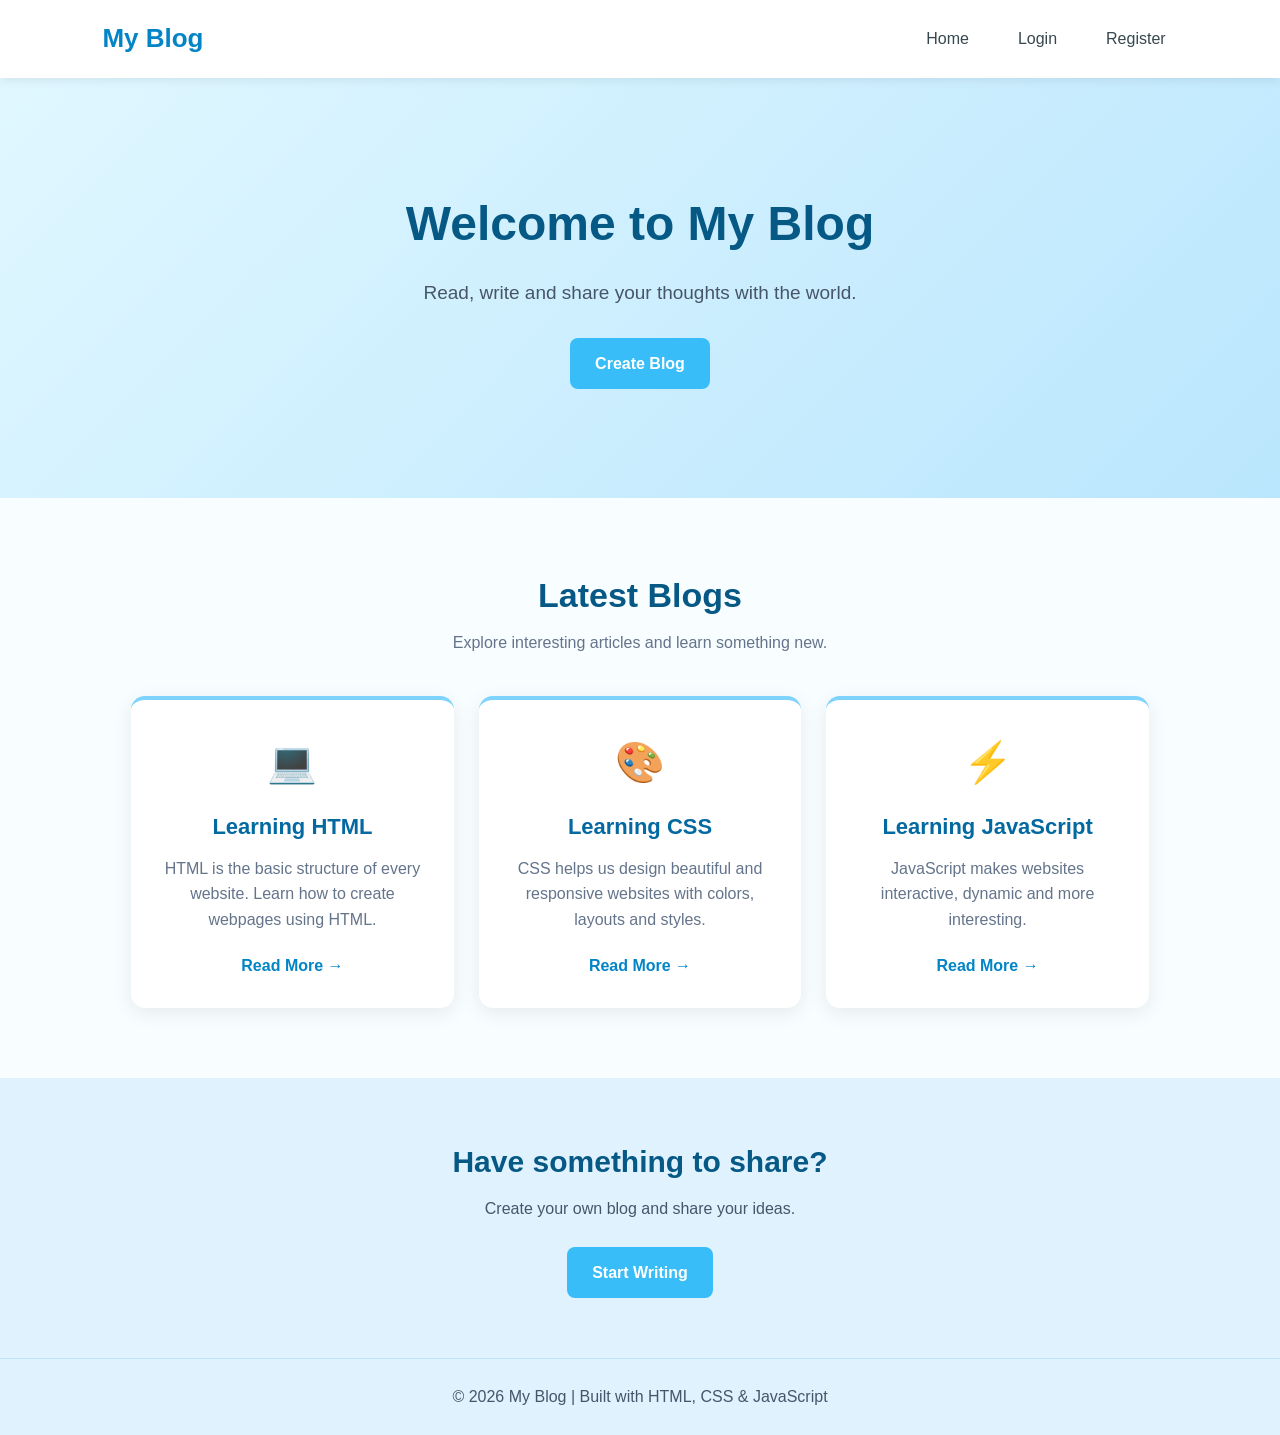
<file: index.html>
<!DOCTYPE html>
<html lang="en">

<head>
    <meta charset="UTF-8">

    <meta name="viewport"
          content="width=device-width, initial-scale=1.0">

    <title>My Blog</title>

    <link rel="stylesheet" href="css/style.css">
</head>

<body>

    <!-- Navigation Bar -->

    <nav class="navbar">

        <div class="logo">
            My Blog
        </div>

        <div class="nav-links">
            <a href="index.html">Home</a>
            <a href="login.html">Login</a>
            <a href="register.html">Register</a>
        </div>

    </nav>


    <!-- Hero Section -->

    <section class="hero">

        <div class="hero-content">

            <h1>Welcome to My Blog</h1>

            <p>
                Read, write and share your thoughts with the world.
            </p>

            <a href="create-blog.html" class="btn">
                Create Blog
            </a>

        </div>

    </section>


    <!-- Latest Blogs -->

    <section class="blogs">

        <h2>Latest Blogs</h2>

        <p class="section-description">
            Explore interesting articles and learn something new.
        </p>


        <div class="blog-container">


            <!-- Blog 1 -->

            <div class="blog-card">

                <div class="blog-icon">
                    💻
                </div>

                <h3>Learning HTML</h3>

                <p>
                    HTML is the basic structure of every website.
                    Learn how to create webpages using HTML.
                </p>

                <a href="blog-details.html">
                    Read More →
                </a>

            </div>


            <!-- Blog 2 -->

            <div class="blog-card">

                <div class="blog-icon">
                    🎨
                </div>

                <h3>Learning CSS</h3>

                <p>
                    CSS helps us design beautiful and responsive
                    websites with colors, layouts and styles.
                </p>

                <a href="blog-details.html">
                    Read More →
                </a>

            </div>


            <!-- Blog 3 -->

            <div class="blog-card">

                <div class="blog-icon">
                    ⚡
                </div>

                <h3>Learning JavaScript</h3>

                <p>
                    JavaScript makes websites interactive,
                    dynamic and more interesting.
                </p>

                <a href="blog-details.html">
                    Read More →
                </a>

            </div>

        </div>

    </section>


    <!-- Call to Action -->

    <section class="cta">

        <h2>Have something to share?</h2>

        <p>
            Create your own blog and share your ideas.
        </p>

        <a href="create-blog.html" class="btn">
            Start Writing
        </a>

    </section>


    <!-- Footer -->

    <footer>

        <p>
            © 2026 My Blog | Built with HTML, CSS & JavaScript
        </p>

    </footer>


    <script src="js/script.js"></script>

</body>

</html>
</file>
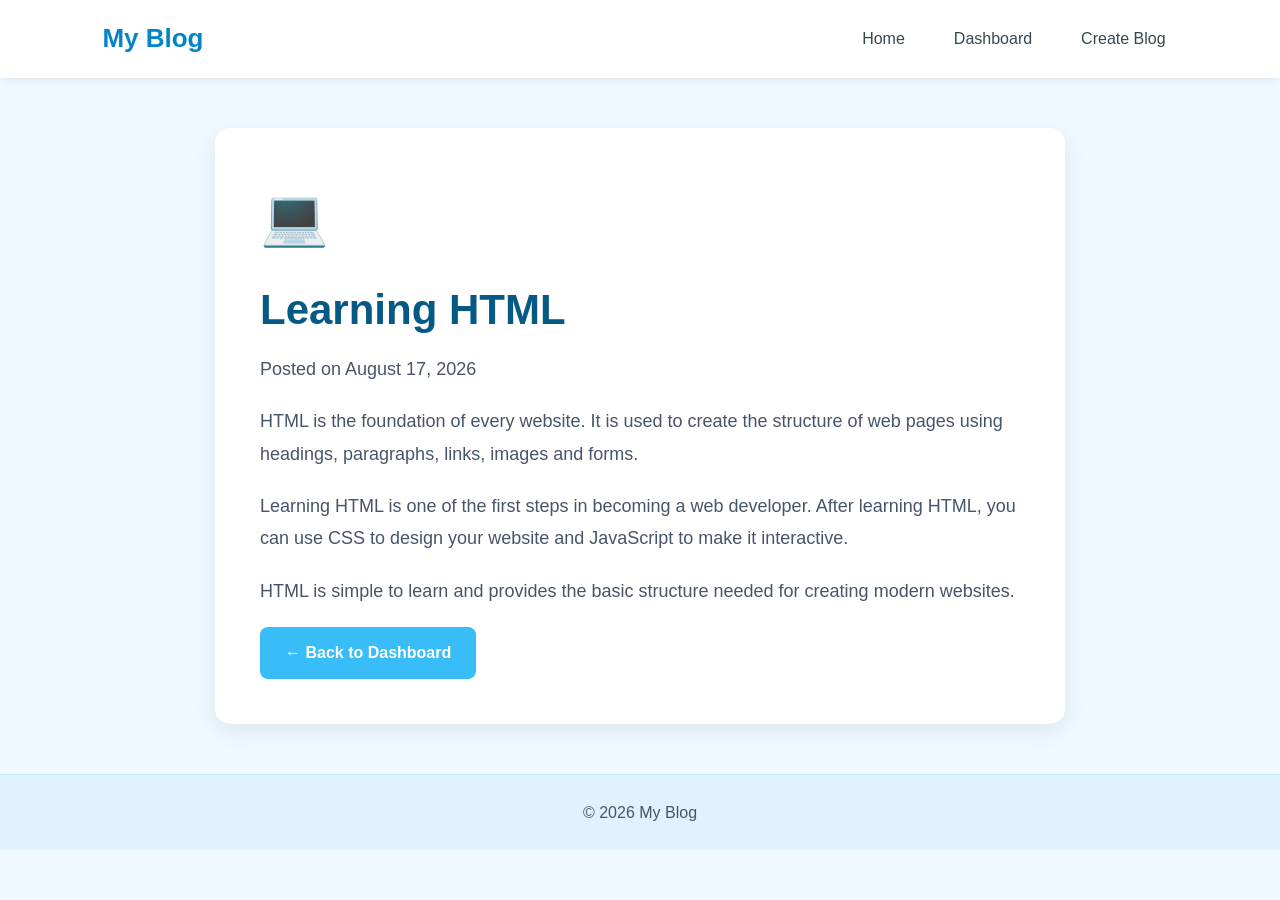
<file: blog-details.html>
<!DOCTYPE html>
<html lang="en">

<head>
    <meta charset="UTF-8">

    <meta name="viewport"
          content="width=device-width, initial-scale=1.0">

    <title>Blog Details - My Blog</title>

    <link rel="stylesheet" href="css/style.css">
</head>

<body>

    <!-- Navigation Bar -->

    <nav class="navbar">

        <div class="logo">
            My Blog
        </div>

        <div class="nav-links">
            <a href="index.html">Home</a>
            <a href="dashboard.html">Dashboard</a>
            <a href="create-blog.html">Create Blog</a>
        </div>

    </nav>


    <!-- Blog Details -->

    <div class="blog-details">

        <div class="blog-icon">
            💻
        </div>

        <h1>Learning HTML</h1>

        <p class="blog-meta">
            Posted on August 17, 2026
        </p>

        <p>
            HTML is the foundation of every website.
            It is used to create the structure of web pages
            using headings, paragraphs, links, images and forms.
        </p>

        <p>
            Learning HTML is one of the first steps in becoming
            a web developer. After learning HTML, you can use
            CSS to design your website and JavaScript to make
            it interactive.
        </p>

        <p>
            HTML is simple to learn and provides the basic
            structure needed for creating modern websites.
        </p>


        <a href="dashboard.html" class="btn">
            ← Back to Dashboard
        </a>

    </div>


    <!-- Footer -->

    <footer>

        <p>
            © 2026 My Blog
        </p>

    </footer>

</body>

</html>
</file>
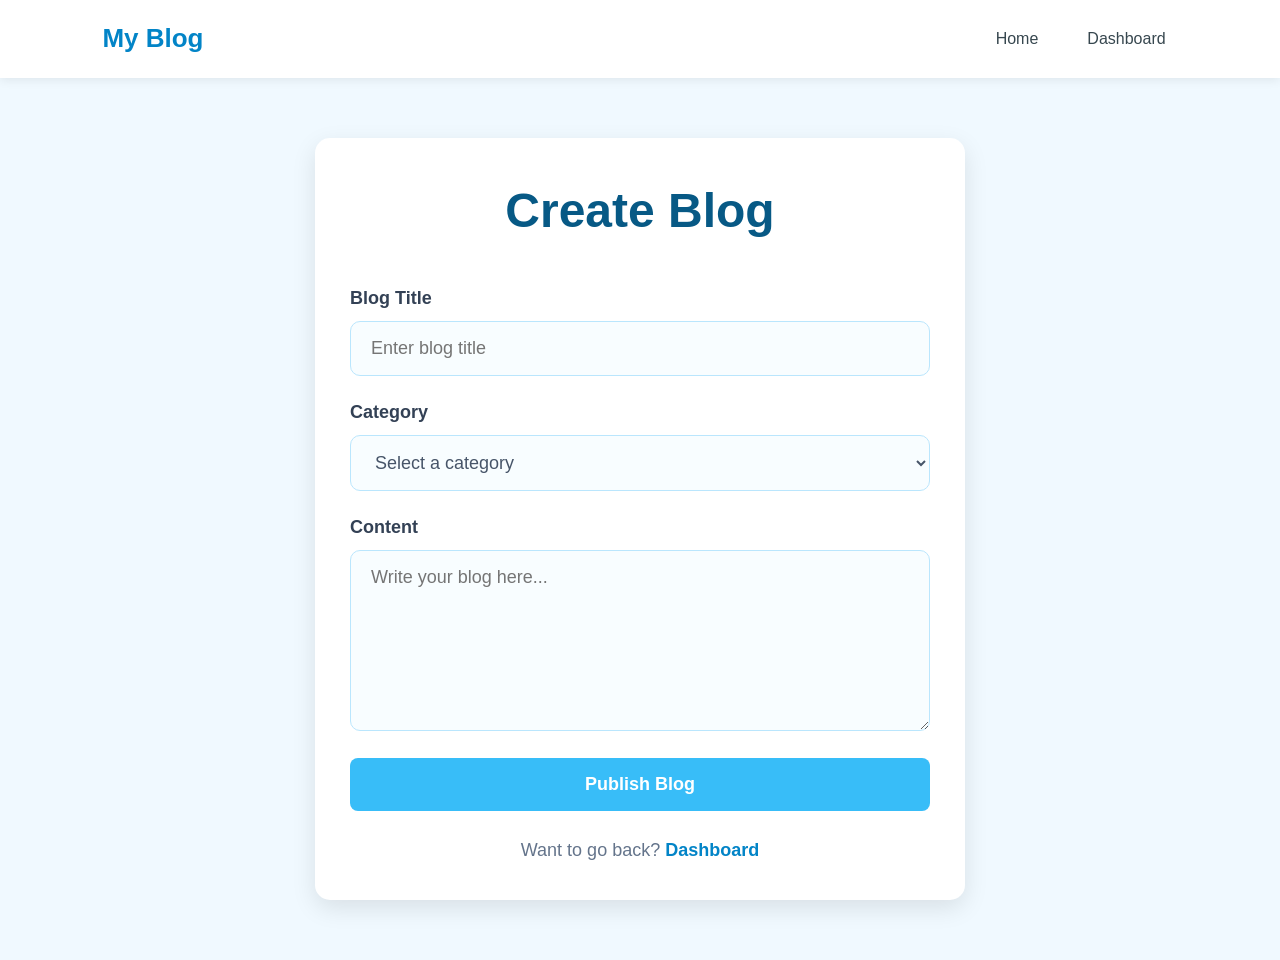
<file: create-blog.html>
<!DOCTYPE html>
<html lang="en">

<head>
    <meta charset="UTF-8">
    <meta name="viewport"
          content="width=device-width, initial-scale=1.0">
    <title>Create Blog - My Blog</title>
    <link rel="stylesheet" href="css/style.css">
</head>

<body>

    <!-- Navigation Bar -->

    <nav class="navbar">

        <div class="logo">
            My Blog
        </div>

        <div class="nav-links">
            <a href="index.html">Home</a>
            <a href="dashboard.html">Dashboard</a>
        </div>

    </nav>


    <!-- Create Blog Form -->

    <div class="form-container create-blog-container">

        <h1>Create Blog</h1>

        <form id="blogForm">

            <!-- Blog Title -->

            <div class="form-group">

                <label for="blogTitle">
                    Blog Title
                </label>

                <input
                    type="text"
                    id="blogTitle"
                    placeholder="Enter blog title"
                    required>

            </div>


            <!-- Category -->

            <div class="form-group">

                <label for="category">
                    Category
                </label>

                <select id="category" required>

                    <option value="">
                        Select a category
                    </option>

                    <option value="technology">
                        Technology
                    </option>

                    <option value="education">
                        Education
                    </option>

                    <option value="programming">
                        Programming
                    </option>

                    <option value="travel">
                        Travel
                    </option>

                    <option value="other">
                        Other
                    </option>

                </select>

            </div>


            <!-- Blog Content -->

            <div class="form-group">

                <label for="blogContent">
                    Content
                </label>

                <textarea
                    id="blogContent"
                    placeholder="Write your blog here..."
                    rows="7"
                    required></textarea>

            </div>


            <!-- Publish Button -->

            <button
                type="submit"
                class="btn register-btn">

                Publish Blog

            </button>

        </form>


        <!-- Back to Dashboard -->

        <p class="form-footer">

            Want to go back?

            <a href="dashboard.html">
                Dashboard
            </a>

        </p>

    </div>


    <script src="js/script.js"></script>

</body>

</html>
</file>
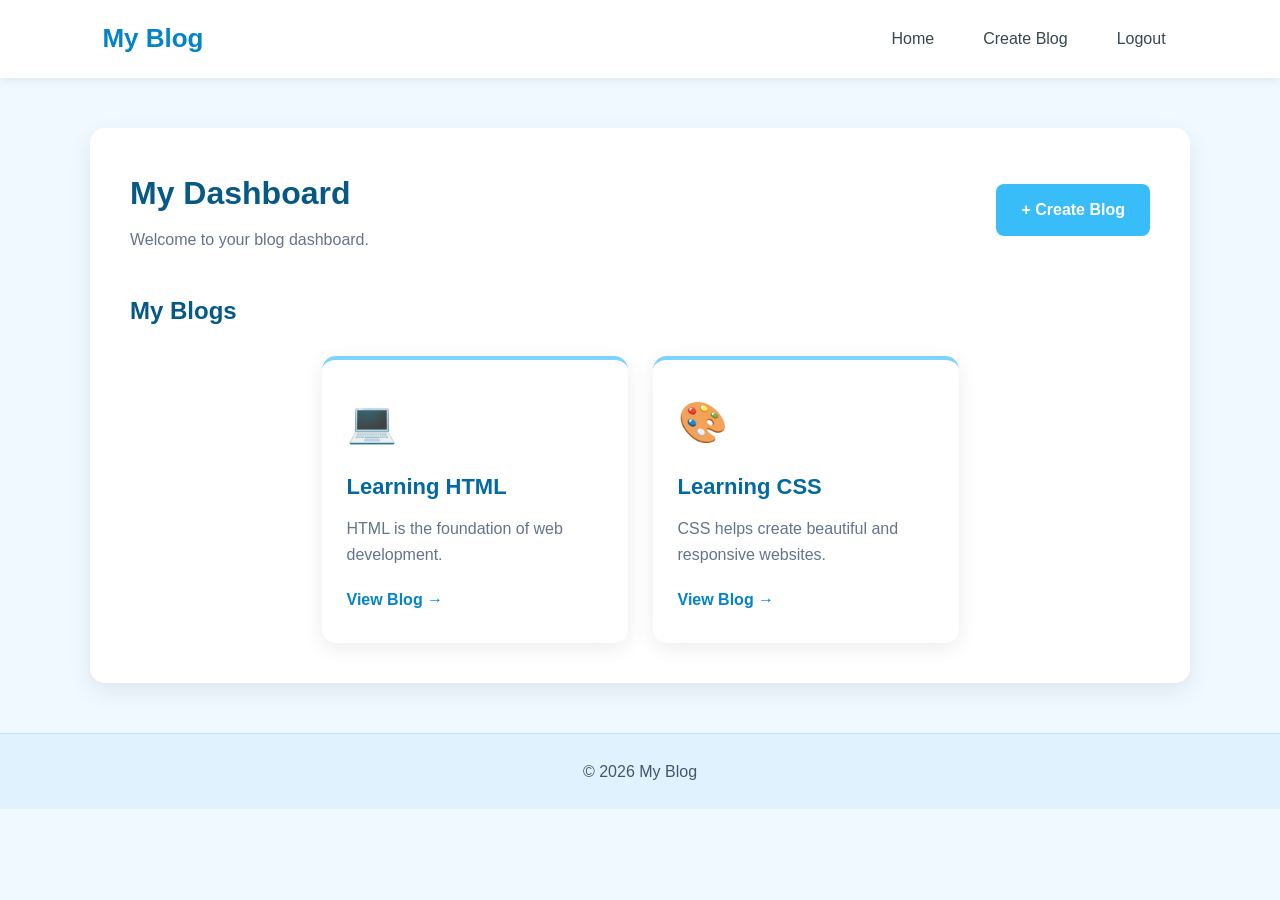
<file: dashboard.html>
<!DOCTYPE html>
<html lang="en">

<head>
    <meta charset="UTF-8">
    <meta name="viewport" content="width=device-width, initial-scale=1.0">

    <title>Dashboard - My Blog</title>

    <link rel="stylesheet" href="css/style.css">
</head>

<body>

    <nav class="navbar">

        <div class="logo">
            My Blog
        </div>

        <div class="nav-links">
            <a href="index.html">Home</a>
            <a href="create-blog.html">Create Blog</a>
            <a href="login.html">Logout</a>
        </div>

    </nav>


    <div class="dashboard-container">

        <div class="dashboard-header">

            <div>
                <h1>My Dashboard</h1>

                <p>
                    Welcome to your blog dashboard.
                </p>
            </div>

            <a href="create-blog.html" class="btn">
                + Create Blog
            </a>

        </div>


        <h2>My Blogs</h2>


        <div class="blog-container">

            <div class="blog-card">

                <div class="blog-icon">
                    💻
                </div>

                <h3>Learning HTML</h3>

                <p>
                    HTML is the foundation of web development.
                </p>

                <a href="blog-details.html">
                    View Blog →
                </a>

            </div>


            <div class="blog-card">

                <div class="blog-icon">
                    🎨
                </div>

                <h3>Learning CSS</h3>

                <p>
                    CSS helps create beautiful and responsive websites.
                </p>

                <a href="blog-details.html">
                    View Blog →
                </a>

            </div>

        </div>

    </div>


    <footer>

        <p>
            © 2026 My Blog
        </p>

    </footer>

</body>

</html>
</file>
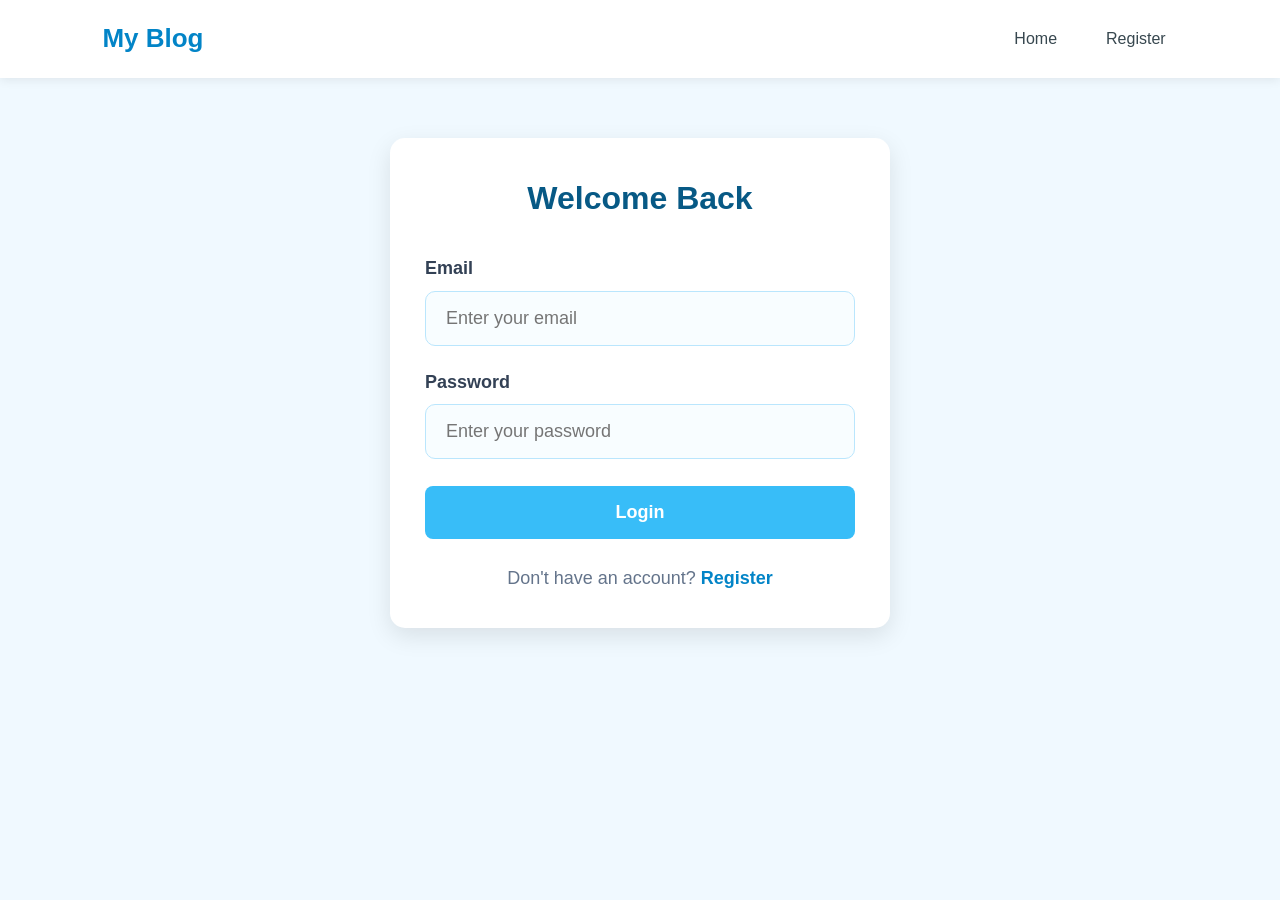
<file: login.html>
<!DOCTYPE html>
<html lang="en">

<head>
    <meta charset="UTF-8">

    <meta name="viewport"
          content="width=device-width, initial-scale=1.0">

    <title>Login - My Blog</title>

    <link rel="stylesheet" href="css/style.css">
</head>

<body>

    <!-- Navigation Bar -->

    <nav class="navbar">

        <div class="logo">
            My Blog
        </div>

        <div class="nav-links">
            <a href="index.html">Home</a>
            <a href="register.html">Register</a>
        </div>

    </nav>


    <!-- Login Form -->

    <div class="form-container">

        <h1>Welcome Back</h1>

        <form id="loginForm">

            <!-- Email -->

            <div class="form-group">

                <label for="loginEmail">
                    Email
                </label>

                <input
                    type="email"
                    id="loginEmail"
                    placeholder="Enter your email"
                    required>

            </div>


            <!-- Password -->

            <div class="form-group">

                <label for="loginPassword">
                    Password
                </label>

                <input
                    type="password"
                    id="loginPassword"
                    placeholder="Enter your password"
                    required>

            </div>


            <!-- Login Button -->

            <button
                type="submit"
                class="btn register-btn">

                Login

            </button>

        </form>


        <!-- Register Link -->

        <p class="form-footer">

            Don't have an account?

            <a href="register.html">
                Register
            </a>

        </p>

    </div>


    <script src="js/script.js"></script>

</body>

</html>
</file>
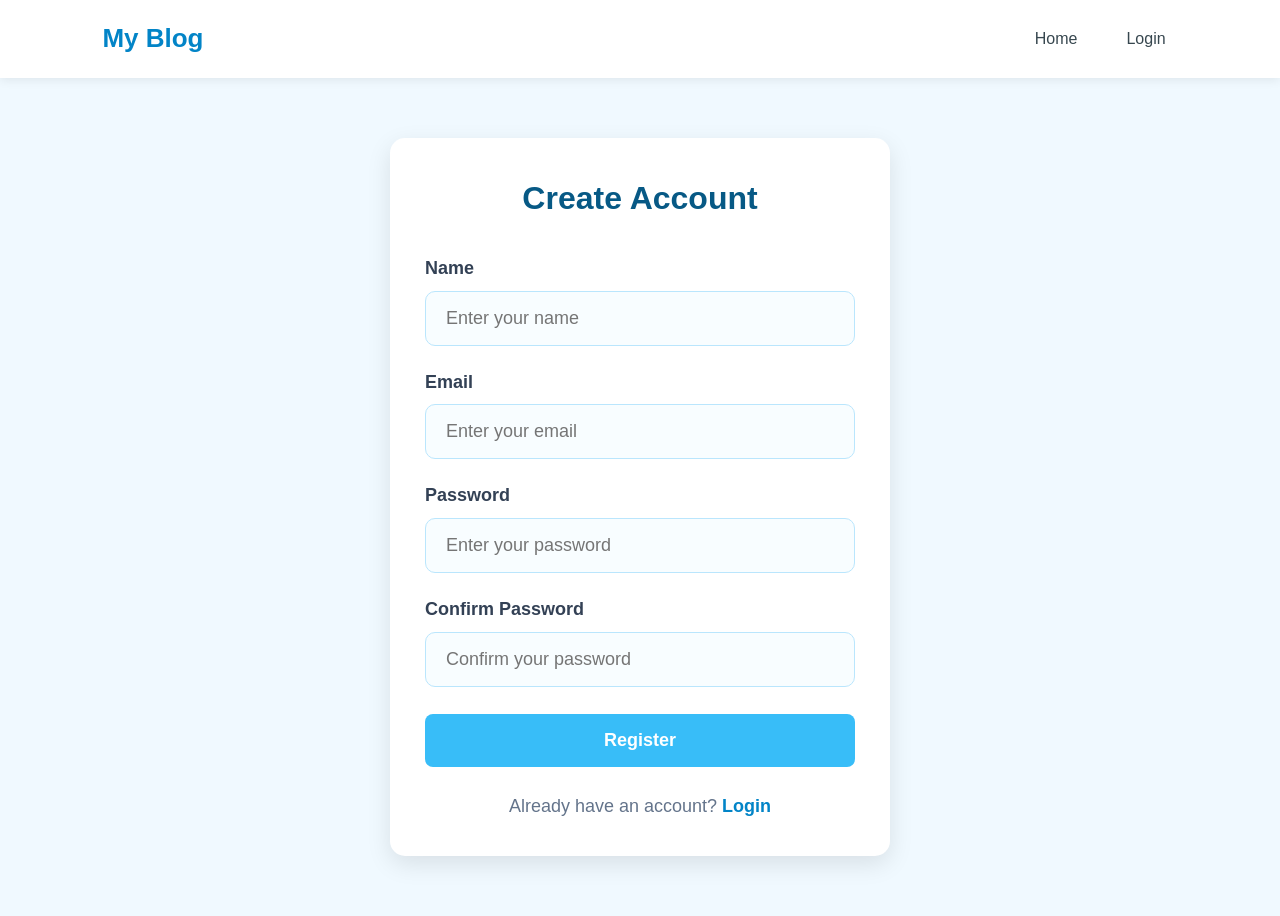
<file: register.html>
<!DOCTYPE html>
<html lang="en">

<head>
    <meta charset="UTF-8">

    <meta name="viewport"
          content="width=device-width, initial-scale=1.0">

    <title>Register - My Blog</title>

    <link rel="stylesheet" href="css/style.css">
</head>

<body>

    <!-- Navigation Bar -->

    <nav class="navbar">

        <div class="logo">
            My Blog
        </div>

        <div class="nav-links">
            <a href="index.html">Home</a>
            <a href="login.html">Login</a>
        </div>

    </nav>


    <!-- Register Form -->

    <div class="form-container">

        <h1>Create Account</h1>

        <form id="registerForm">

            <!-- Name -->

            <div class="form-group">

                <label for="name">
                    Name
                </label>

                <input
                    type="text"
                    id="name"
                    placeholder="Enter your name"
                    required>

            </div>


            <!-- Email -->

            <div class="form-group">

                <label for="email">
                    Email
                </label>

                <input
                    type="email"
                    id="email"
                    placeholder="Enter your email"
                    required>

            </div>


            <!-- Password -->

            <div class="form-group">

                <label for="password">
                    Password
                </label>

                <input
                    type="password"
                    id="password"
                    placeholder="Enter your password"
                    required>

            </div>


            <!-- Confirm Password -->

            <div class="form-group">

                <label for="confirmPassword">
                    Confirm Password
                </label>

                <input
                    type="password"
                    id="confirmPassword"
                    placeholder="Confirm your password"
                    required>

            </div>


            <!-- Register Button -->

            <button
                type="submit"
                class="btn register-btn">

                Register

            </button>

        </form>


        <!-- Login Link -->

        <p class="form-footer">

            Already have an account?

            <a href="login.html">
                Login
            </a>

        </p>

    </div>


    <!-- JavaScript -->

    <script src="js/script.js"></script>

</body>

</html>
</file>
<file: css/style.css>
/* ========================================
   GENERAL
======================================== */

* {
    margin: 0;
    padding: 0;
    box-sizing: border-box;
}

body {
    font-family: Arial, sans-serif;
    background-color: #f0f9ff;
    color: #263238;
    line-height: 1.6;
}


/* ========================================
   NAVIGATION BAR
======================================== */

.navbar {
    background-color: #ffffff;

    padding: 18px 8%;

    display: flex;

    justify-content: space-between;

    align-items: center;

    box-shadow: 0 2px 10px rgba(0, 0, 0, 0.08);

    position: sticky;

    top: 0;

    z-index: 100;
}

.logo {
    font-size: 26px;

    font-weight: bold;

    color: #0284c7;
}

.nav-links {
    display: flex;

    gap: 25px;
}

.nav-links a {
    text-decoration: none;

    color: #37474f;

    font-weight: 500;

    padding: 8px 12px;

    border-radius: 6px;

    transition: 0.3s;
}

.nav-links a:hover {
    background-color: #e0f2fe;

    color: #0284c7;
}


/* ========================================
   HERO SECTION
======================================== */

.hero {
    min-height: 420px;

    display: flex;

    justify-content: center;

    align-items: center;

    text-align: center;

    padding: 60px 20px;

    background: linear-gradient(
        135deg,
        #e0f7ff,
        #bae6fd
    );
}

.hero-content {
    max-width: 700px;
}

.hero h1 {
    font-size: 48px;

    color: #075985;

    margin-bottom: 15px;
}

.hero p {
    font-size: 19px;

    color: #475569;

    margin-bottom: 30px;
}


/* ========================================
   BUTTON
======================================== */

.btn {
    display: inline-block;

    background-color: #38bdf8;

    color: white;

    padding: 13px 25px;

    border-radius: 8px;

    text-decoration: none;

    font-weight: bold;

    border: none;

    cursor: pointer;

    transition: 0.3s;
}

.btn:hover {
    background-color: #0284c7;

    transform: translateY(-2px);
}


/* ========================================
   BLOG SECTION
======================================== */

.blogs {
    padding: 70px 8%;

    text-align: center;

    background-color: #f8fdff;
}

.blogs h2 {
    font-size: 34px;

    color: #075985;

    margin-bottom: 8px;
}

.section-description {
    color: #64748b;

    margin-bottom: 40px;
}


/* ========================================
   BLOG CONTAINER
======================================== */

.blog-container {
    display: flex;

    justify-content: center;

    gap: 25px;

    flex-wrap: wrap;
}


/* ========================================
   BLOG CARD
======================================== */

.blog-card {
    background-color: white;

    width: 30%;

    min-width: 260px;

    padding: 30px 25px;

    border-radius: 14px;

    box-shadow: 0 5px 20px rgba(0, 0, 0, 0.08);

    transition: 0.3s;

    border-top: 4px solid #7dd3fc;
}

.blog-card:hover {
    transform: translateY(-8px);

    box-shadow: 0 10px 25px rgba(0, 0, 0, 0.12);
}

.blog-icon {
    font-size: 40px;

    margin-bottom: 15px;
}

.blog-card h3 {
    color: #0369a1;

    font-size: 22px;

    margin-bottom: 12px;
}

.blog-card p {
    color: #64748b;

    margin-bottom: 20px;
}

.blog-card a {
    text-decoration: none;

    color: #0284c7;

    font-weight: bold;
}

.blog-card a:hover {
    color: #075985;
}


/* ========================================
   CALL TO ACTION
======================================== */

.cta {
    text-align: center;

    padding: 60px 20px;

    background-color: #e0f2fe;
}

.cta h2 {
    color: #075985;

    font-size: 30px;

    margin-bottom: 10px;
}

.cta p {
    color: #475569;

    margin-bottom: 25px;
}


/* ========================================
   FOOTER
======================================== */

footer {
    background-color: #e0f2fe;

    text-align: center;

    padding: 25px;

    color: #475569;

    border-top: 1px solid #bae6fd;
}


/* ========================================
   MOBILE RESPONSIVE DESIGN
======================================== */

@media (max-width: 768px) {

    /* Navbar */

    .navbar {
        flex-direction: column;

        gap: 15px;

        padding: 15px 5%;
    }

    .nav-links {
        gap: 8px;

        flex-wrap: wrap;

        justify-content: center;
    }

    .nav-links a {
        padding: 7px 10px;
    }


    /* Hero */

    .hero {
        min-height: 350px;

        padding: 50px 20px;
    }

    .hero h1 {
        font-size: 34px;
    }

    .hero p {
        font-size: 16px;
    }


    /* Blogs */

    .blogs {
        padding: 50px 5%;
    }

    .blogs h2 {
        font-size: 28px;
    }

    .blog-container {
        flex-direction: column;

        align-items: center;
    }

    .blog-card {
        width: 100%;

        max-width: 450px;
    }


    /* CTA */

    .cta {
        padding: 50px 20px;
    }

    .cta h2 {
        font-size: 26px;
    }
}


/* ========================================
   SMALL MOBILE
======================================== */

@media (max-width: 480px) {

    .logo {
        font-size: 23px;
    }

    .nav-links {
        flex-direction: column;

        width: 100%;

        text-align: center;
    }

    .nav-links a {
        width: 100%;
    }

    .hero h1 {
        font-size: 29px;
    }

    .hero p {
        font-size: 15px;
    }

    .btn {
        padding: 11px 20px;
    }

    .blog-card {
        padding: 25px 20px;
    }
}
/* ========================================
   REGISTER / LOGIN FORM
======================================== */

.form-container {
    width: 90%;
    max-width: 500px;

    margin: 60px auto;

    padding: 35px;

    background-color: #ffffff;

    border-radius: 15px;

    box-shadow: 0 8px 25px rgba(0, 0, 0, 0.1);
}

.form-container h1 {
    text-align: center;

    color: #075985;

    margin-bottom: 30px;

    font-size: 32px;
}


/* Each input group */

.form-group {
    display: flex;

    flex-direction: column;

    margin-bottom: 20px;
}


/* Labels */

.form-group label {
    margin-bottom: 7px;

    font-weight: bold;

    color: #334155;
}


/* Input boxes */

.form-group input {
    width: 100%;

    padding: 13px;

    border: 1px solid #bae6fd;

    border-radius: 8px;

    background-color: #f8fdff;

    font-size: 15px;

    outline: none;
}


/* When clicking inside input */

.form-group input:focus {
    border-color: #38bdf8;

    box-shadow: 0 0 5px rgba(56, 189, 248, 0.3);
}


/* Register button */

.register-btn {
    width: 100%;

    margin-top: 5px;

    font-size: 16px;
}


/* Bottom text */

.form-footer {
    text-align: center;

    margin-top: 25px;

    color: #64748b;
}


.form-footer a {
    color: #0284c7;

    font-weight: bold;

    text-decoration: none;
}


.form-footer a:hover {
    text-decoration: underline;
}


/* ========================================
   MOBILE
======================================== */

@media (max-width: 768px) {

    .form-container {
        width: 90%;

        margin: 40px auto;

        padding: 25px;
    }

    .form-container h1 {
        font-size: 28px;
    }

}
/* ========================================
   LOGIN & REGISTER FORM
======================================== */

.form-container {
    width: 90%;
    max-width: 500px;

    margin: 60px auto;

    padding: 35px;

    background-color: #ffffff;

    border-radius: 15px;

    box-shadow: 0 8px 25px rgba(0, 0, 0, 0.10);
}

.form-container h1 {
    text-align: center;

    color: #075985;

    margin-bottom: 30px;

    font-size: 32px;
}


/* Each field */

.form-group {
    display: flex;

    flex-direction: column;

    margin-bottom: 22px;
}


/* Labels */

.form-group label {
    margin-bottom: 8px;

    font-weight: bold;

    color: #334155;

    font-size: 18px;
}


/* Input boxes */

.form-group input {
    width: 100%;

    padding: 16px 20px;

    border: 1px solid #bae6fd;

    border-radius: 10px;

    background-color: #f8fdff;

    font-size: 18px;

    outline: none;
}


/* When clicking input */

.form-group input:focus {
    border-color: #38bdf8;

    box-shadow: 0 0 6px rgba(56, 189, 248, 0.3);
}


/* Login / Register button */

.register-btn {
    width: 100%;

    padding: 16px;

    margin-top: 5px;

    font-size: 18px;
}


/* Bottom text */

.form-footer {
    text-align: center;

    margin-top: 25px;

    color: #64748b;

    font-size: 18px;
}


/* Link */

.form-footer a {
    color: #0284c7;

    font-weight: bold;

    text-decoration: none;
}

.form-footer a:hover {
    text-decoration: underline;
}


/* Mobile */

@media (max-width: 768px) {

    .form-container {
        width: 90%;

        margin: 40px auto;

        padding: 25px;
    }

    .form-container h1 {
        font-size: 28px;
    }

    .form-group input {
        font-size: 16px;

        padding: 14px;
    }

    .form-footer {
        font-size: 16px;
    }
}
/* ========================================
   CREATE BLOG PAGE
======================================== */

.create-blog-container {
    max-width: 650px;
}

.create-blog-container h1 {
    text-align: center;
    color: #075985;
    margin-bottom: 35px;
    font-size: 48px;
}


/* Select box */

.form-group select {
    width: 100%;

    padding: 16px 20px;

    border: 1px solid #bae6fd;

    border-radius: 10px;

    background-color: #f8fdff;

    font-size: 18px;

    color: #475569;

    outline: none;

    cursor: pointer;
}


/* Text area */

.form-group textarea {
    width: 100%;

    padding: 16px 20px;

    border: 1px solid #bae6fd;

    border-radius: 10px;

    background-color: #f8fdff;

    font-size: 18px;

    font-family: Arial, sans-serif;

    resize: vertical;

    outline: none;
}


/* Focus */

.form-group select:focus,
.form-group textarea:focus {
    border-color: #38bdf8;

    box-shadow: 0 0 6px rgba(56, 189, 248, 0.3);
}


/* Mobile */

@media (max-width: 768px) {

    .create-blog-container {
        width: 90%;

        margin: 40px auto;

        padding: 25px;
    }

    .create-blog-container h1 {
        font-size: 32px;
    }

    .form-group select,
    .form-group textarea {
        font-size: 16px;
    }

}

/* ========================================
   DASHBOARD
======================================== */

.dashboard-container {
    width: 90%;
    max-width: 1100px;

    margin: 50px auto;

    padding: 40px;

    background-color: #ffffff;

    border-radius: 15px;

    box-shadow: 0 8px 25px rgba(0, 0, 0, 0.08);
}

.dashboard-header {
    display: flex;

    justify-content: space-between;

    align-items: center;

    margin-bottom: 40px;
}

.dashboard-header h1 {
    color: #075985;

    margin-bottom: 8px;
}

.dashboard-header p {
    color: #64748b;
}

.dashboard-container > h2 {
    color: #075985;

    margin-bottom: 25px;
}


/* Mobile */

@media (max-width: 768px) {

    .dashboard-container {
        width: 90%;

        padding: 25px;

        margin: 30px auto;
    }

    .dashboard-header {
        flex-direction: column;

        align-items: flex-start;

        gap: 20px;
    }

}
/* ========================================
   BLOG DETAILS
======================================== */

.blog-details {
    width: 90%;
    max-width: 850px;

    margin: 50px auto;

    padding: 45px;

    background-color: #ffffff;

    border-radius: 15px;

    box-shadow: 0 8px 25px rgba(0, 0, 0, 0.08);
}

.blog-details .blog-icon {
    font-size: 55px;

    margin-bottom: 15px;
}

.blog-details h1 {
    color: #075985;

    font-size: 42px;

    margin-bottom: 10px;
}

.blog-meta {
    color: #64748b;

    margin-bottom: 30px;

    font-size: 16px;
}

.blog-details p {
    color: #475569;

    font-size: 18px;

    line-height: 1.8;

    margin-bottom: 20px;
}


/* Mobile */

@media (max-width: 768px) {

    .blog-details {
        width: 90%;

        padding: 25px;

        margin: 30px auto;
    }

    .blog-details h1 {
        font-size: 30px;
    }

    .blog-details p {
        font-size: 16px;

        line-height: 1.7;
    }

}
</file>
